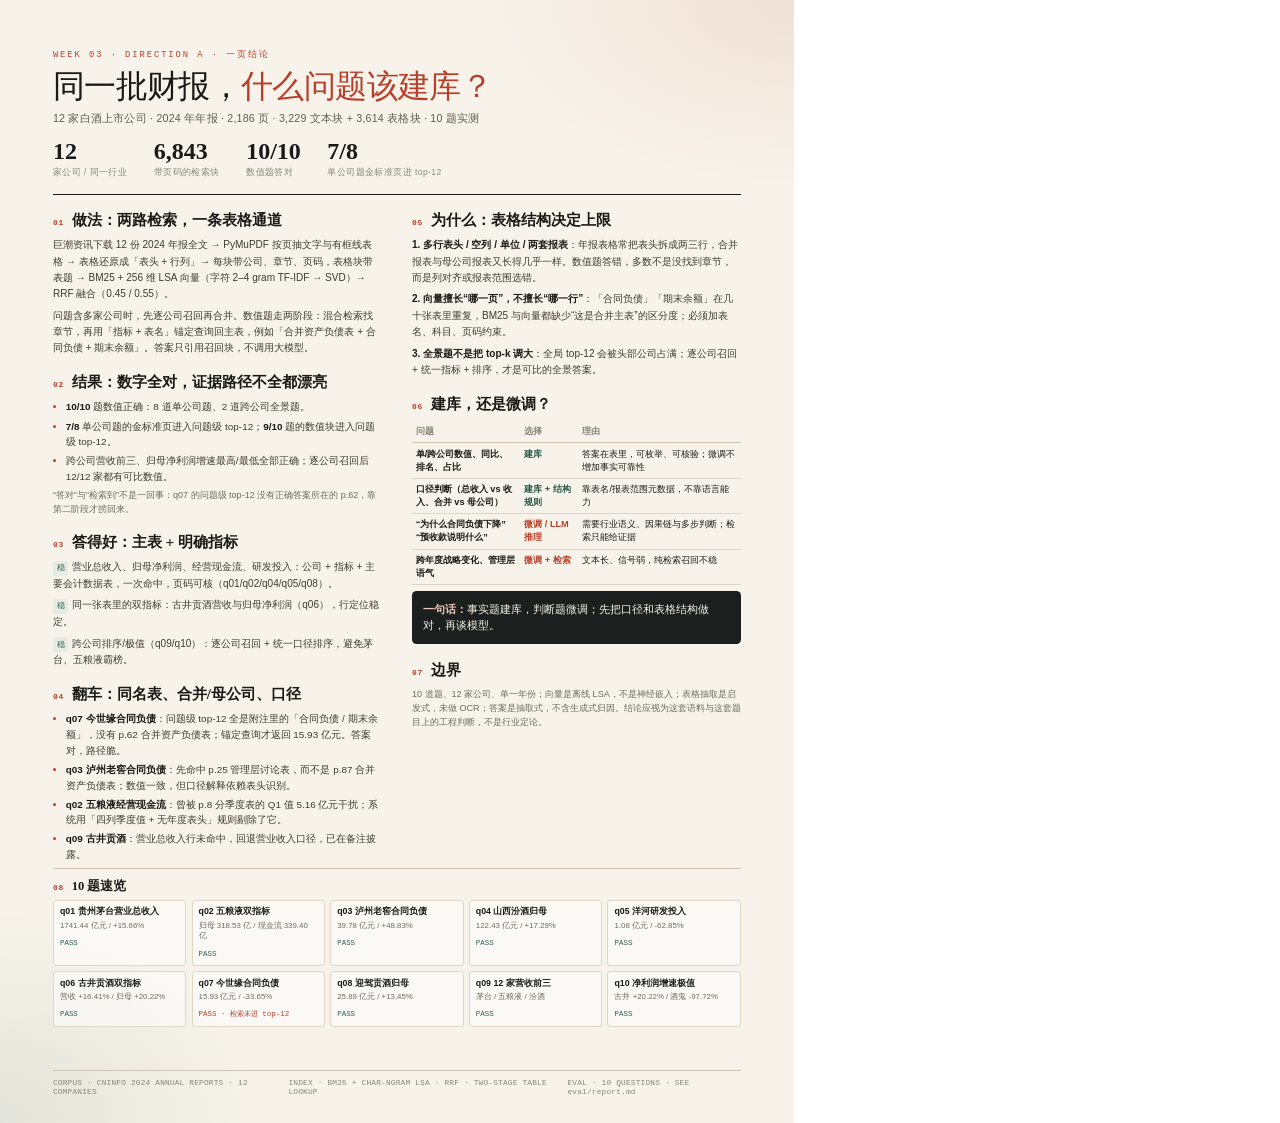
<file: docs/conclusion.html>
<!doctype html>
<html lang="zh-CN">
<head>
<meta charset="utf-8">
<title>一页结论 · 白酒财报问答</title>
<style>
  @page { size: A4; margin: 0; }
  * { box-sizing: border-box; }
  html, body { margin: 0; padding: 0; background: #fff; }
  body { font-family: "Microsoft YaHei", "PingFang SC", sans-serif; color: #1b1a17; }
  .page {
    width: 210mm; height: 297mm; padding: 13mm 14mm 9mm;
    background:
      radial-gradient(120mm 70mm at 100% 0%, rgba(184,64,43,.10), transparent 70%),
      radial-gradient(100mm 80mm at 0% 100%, rgba(47,92,79,.10), transparent 70%),
      #f7f3ea;
    position: relative; overflow: hidden;
  }
  header { border-bottom: 1.5px solid #1b1a17; padding-bottom: 4mm; }
  .eyebrow { font-family: Consolas, monospace; font-size: 6.6pt; letter-spacing: .22em; color: #b8402b; }
  h1 { margin: 2.2mm 0 1.2mm; font-family: "Songti SC", "SimSun", serif; font-weight: 500; font-size: 24pt; line-height: 1.12; letter-spacing: -.02em; }
  h1 em { font-style: normal; color: #b8402b; }
  .sub { margin: 0; font-size: 8pt; color: #625c50; letter-spacing: .02em; }
  .stats { display: flex; gap: 7mm; margin-top: 3.2mm; }
  .stat b { display: block; font-family: "Songti SC", serif; font-size: 18pt; line-height: 1; font-weight: 600; }
  .stat span { display: block; font-size: 6.4pt; color: #8b8578; margin-top: 1mm; letter-spacing: .05em; }
  .cols { column-count: 2; column-gap: 8mm; margin-top: 4mm; }
  section { break-inside: avoid; margin-bottom: 4.2mm; }
  h2 { margin: 0 0 1.6mm; font-family: "Songti SC", serif; font-size: 11.5pt; font-weight: 600; color: #1b1a17; }
  h2 span { font-family: Consolas, monospace; font-size: 6pt; color: #b8402b; letter-spacing: .1em; margin-right: 2mm; }
  p { margin: 0 0 1.4mm; font-size: 7.55pt; line-height: 1.62; color: #3f3b33; }
  ul { margin: 0; padding-left: 3.4mm; }
  li { font-size: 7.45pt; line-height: 1.58; color: #3f3b33; margin-bottom: .9mm; }
  li::marker { color: #b8402b; }
  b { color: #1b1a17; }
  .accent { color: #b8402b; }
  .jade { color: #2f5c4f; }
  .callout {
    background: #1b1f1d; color: #f7f2e8; padding: 2.6mm 3mm; border-radius: 1.2mm;
    font-family: "Songti SC", serif; font-size: 8.4pt; line-height: 1.5; margin-top: 1.5mm;
  }
  .callout b { color: #f0c9b8; }
  table { width: 100%; border-collapse: collapse; font-size: 6.9pt; margin-top: 1mm; }
  th { text-align: left; font-weight: 600; color: #8b8578; border-bottom: 1px solid #cfc5b2; padding: 1.1mm 1mm; }
  td { border-bottom: .5px solid #ded6c6; padding: 1.1mm 1mm; vertical-align: top; line-height: 1.42; }
  td:first-child { width: 33%; color: #1b1a17; font-weight: 600; }
  .tag { display: inline-block; font-family: Consolas, monospace; font-size: 5.8pt; padding: .3mm 1mm; border-radius: .6mm; background: #e6ebe4; color: #2f5c4f; margin-right: 1mm; }
  .tag.red { background: #f5e4df; color: #b8402b; }
  footer {
    position: absolute; left: 14mm; right: 14mm; bottom: 7mm;
    border-top: .8px solid #cfc5b2; padding-top: 1.8mm;
    display: flex; justify-content: space-between; gap: 5mm;
    font-family: Consolas, monospace; font-size: 5.9pt; color: #8b8578; letter-spacing: .02em;
  }
  .small { font-size: 6.8pt; color: #6f6a5f; line-height: 1.55; }
  .results { margin-top: 1.5mm; border-top: 1px solid #cfc5b2; padding-top: 2.2mm; }
  .results h2 { font-size: 9.5pt; margin-bottom: 1.4mm; }
  .rgrid { display: grid; grid-template-columns: repeat(5, 1fr); gap: 1.4mm; }
  .r { background: rgba(255,255,255,.55); border: .5px solid #ded6c6; border-radius: .8mm; padding: 1.4mm 1.6mm; }
  .r b { display: block; font-size: 6.6pt; margin-bottom: .6mm; }
  .r span { font-size: 5.9pt; color: #6f6a5f; line-height: 1.35; display: block; }
  .r em { font-style: normal; font-family: Consolas, monospace; font-size: 5.6pt; color: #2f5c4f; }
  .r.warn em { color: #b8402b; }
</style>
</head>
<body>
<div class="page">
  <header>
    <div class="eyebrow">WEEK 03 · DIRECTION A · 一页结论</div>
    <h1>同一批财报，<em>什么问题该建库？</em></h1>
    <p class="sub">12 家白酒上市公司 · 2024 年年报 · 2,186 页 · 3,229 文本块 + 3,614 表格块 · 10 题实测</p>
    <div class="stats">
      <div class="stat"><b>12</b><span>家公司 / 同一行业</span></div>
      <div class="stat"><b>6,843</b><span>带页码的检索块</span></div>
      <div class="stat"><b>10/10</b><span>数值题答对</span></div>
      <div class="stat"><b>7/8</b><span>单公司题金标准页进 top-12</span></div>
    </div>
  </header>

  <div class="cols">
    <section>
      <h2><span>01</span>做法：两路检索，一条表格通道</h2>
      <p>巨潮资讯下载 12 份 2024 年报全文 → PyMuPDF 按页抽文字与有框线表格 → 表格还原成「表头 + 行列」→ 每块带公司、章节、页码，表格块带表题 → BM25 + 256 维 LSA 向量（字符 2–4 gram TF-IDF → SVD）→ RRF 融合（0.45 / 0.55）。</p>
      <p>问题含多家公司时，先逐公司召回再合并。数值题走两阶段：混合检索找章节，再用「指标 + 表名」锚定查询回主表，例如「合并资产负债表 + 合同负债 + 期末余额」。答案只引用召回块，不调用大模型。</p>
    </section>

    <section>
      <h2><span>02</span>结果：数字全对，证据路径不全都漂亮</h2>
      <ul>
        <li><b>10/10</b> 题数值正确：8 道单公司题、2 道跨公司全景题。</li>
        <li><b>7/8</b> 单公司题的金标准页进入问题级 top-12；<b>9/10</b> 题的数值块进入问题级 top-12。</li>
        <li>跨公司营收前三、归母净利润增速最高/最低全部正确；逐公司召回后 12/12 家都有可比数值。</li>
      </ul>
      <p class="small">“答对”与“检索到”不是一回事：q07 的问题级 top-12 没有正确答案所在的 p.62，靠第二阶段才捞回来。</p>
    </section>

    <section>
      <h2><span>03</span>答得好：主表 + 明确指标</h2>
      <p><span class="tag">稳</span>营业总收入、归母净利润、经营现金流、研发投入：公司 + 指标 + 主要会计数据表，一次命中，页码可核（q01/q02/q04/q05/q08）。</p>
      <p><span class="tag">稳</span>同一张表里的双指标：古井贡酒营收与归母净利润（q06），行定位稳定。</p>
      <p><span class="tag">稳</span>跨公司排序/极值（q09/q10）：逐公司召回 + 统一口径排序，避免茅台、五粮液霸榜。</p>
    </section>

    <section>
      <h2><span>04</span>翻车：同名表、合并/母公司、口径</h2>
      <ul>
        <li><b>q07 今世缘合同负债</b>：问题级 top-12 全是附注里的「合同负债 / 期末余额」，没有 p.62 合并资产负债表；锚定查询才返回 15.93 亿元。答案对，路径脆。</li>
        <li><b>q03 泸州老窖合同负债</b>：先命中 p.25 管理层讨论表，而不是 p.87 合并资产负债表；数值一致，但口径解释依赖表头识别。</li>
        <li><b>q02 五粮液经营现金流</b>：曾被 p.8 分季度表的 Q1 值 5.16 亿元干扰；系统用「四列季度值 + 无年度表头」规则剔除了它。</li>
        <li><b>q09 古井贡酒</b>：营业总收入行未命中，回退营业收入口径，已在备注披露。</li>
      </ul>
    </section>

    <section>
      <h2><span>05</span>为什么：表格结构决定上限</h2>
      <p><b>1. 多行表头 / 空列 / 单位 / 两套报表</b>：年报表格常把表头拆成两三行，合并报表与母公司报表又长得几乎一样。数值题答错，多数不是没找到章节，而是列对齐或报表范围选错。</p>
      <p><b>2. 向量擅长“哪一页”，不擅长“哪一行”</b>：「合同负债」「期末余额」在几十张表里重复，BM25 与向量都缺少“这是合并主表”的区分度；必须加表名、科目、页码约束。</p>
      <p><b>3. 全景题不是把 top-k 调大</b>：全局 top-12 会被头部公司占满；逐公司召回 + 统一指标 + 排序，才是可比的全景答案。</p>
    </section>

    <section>
      <h2><span>06</span>建库，还是微调？</h2>
      <table>
        <tr><th>问题</th><th>选择</th><th>理由</th></tr>
        <tr><td>单/跨公司数值、同比、排名、占比</td><td><b class="jade">建库</b></td><td>答案在表里，可枚举、可核验；微调不增加事实可靠性</td></tr>
        <tr><td>口径判断（总收入 vs 收入、合并 vs 母公司）</td><td><b class="jade">建库 + 结构规则</b></td><td>靠表名/报表范围元数据，不靠语言能力</td></tr>
        <tr><td>“为什么合同负债下降”“预收款说明什么”</td><td><b class="accent">微调 / LLM 推理</b></td><td>需要行业语义、因果链与多步判断；检索只能给证据</td></tr>
        <tr><td>跨年度战略变化、管理层语气</td><td><b class="accent">微调 + 检索</b></td><td>文本长、信号弱，纯检索召回不稳</td></tr>
      </table>
      <div class="callout"><b>一句话：</b>事实题建库，判断题微调；先把口径和表格结构做对，再谈模型。</div>
    </section>

    <section>
      <h2><span>07</span>边界</h2>
      <p class="small">10 道题、12 家公司、单一年份；向量是离线 LSA，不是神经嵌入；表格抽取是启发式，未做 OCR；答案是抽取式，不含生成式归因。结论应视为这套语料与这套题目上的工程判断，不是行业定论。</p>
    </section>
  </div>

  <div class="results">
    <h2><span>08</span>10 题速览</h2>
    <div class="rgrid">
      <div class="r"><b>q01 贵州茅台营业总收入</b><span>1741.44 亿元 / +15.66%</span><em>PASS</em></div>
      <div class="r"><b>q02 五粮液双指标</b><span>归母 318.53 亿 / 现金流 339.40 亿</span><em>PASS</em></div>
      <div class="r"><b>q03 泸州老窖合同负债</b><span>39.78 亿元 / +48.83%</span><em>PASS</em></div>
      <div class="r"><b>q04 山西汾酒归母</b><span>122.43 亿元 / +17.29%</span><em>PASS</em></div>
      <div class="r"><b>q05 洋河研发投入</b><span>1.08 亿元 / -62.85%</span><em>PASS</em></div>
      <div class="r"><b>q06 古井贡酒双指标</b><span>营收 +16.41% / 归母 +20.22%</span><em>PASS</em></div>
      <div class="r warn"><b>q07 今世缘合同负债</b><span>15.93 亿元 / -33.65%</span><em>PASS · 检索未进 top-12</em></div>
      <div class="r"><b>q08 迎驾贡酒归母</b><span>25.89 亿元 / +13.45%</span><em>PASS</em></div>
      <div class="r"><b>q09 12 家营收前三</b><span>茅台 / 五粮液 / 汾酒</span><em>PASS</em></div>
      <div class="r"><b>q10 净利润增速极值</b><span>古井 +20.22% / 酒鬼 -97.72%</span><em>PASS</em></div>
    </div>
  </div>

  <footer>
    <span>CORPUS · CNINFO 2024 ANNUAL REPORTS · 12 COMPANIES</span>
    <span>INDEX · BM25 + CHAR-NGRAM LSA · RRF · TWO-STAGE TABLE LOOKUP</span>
    <span>EVAL · 10 QUESTIONS · SEE eval/report.md</span>
  </footer>
</div>
</body>
</html>
</file>
